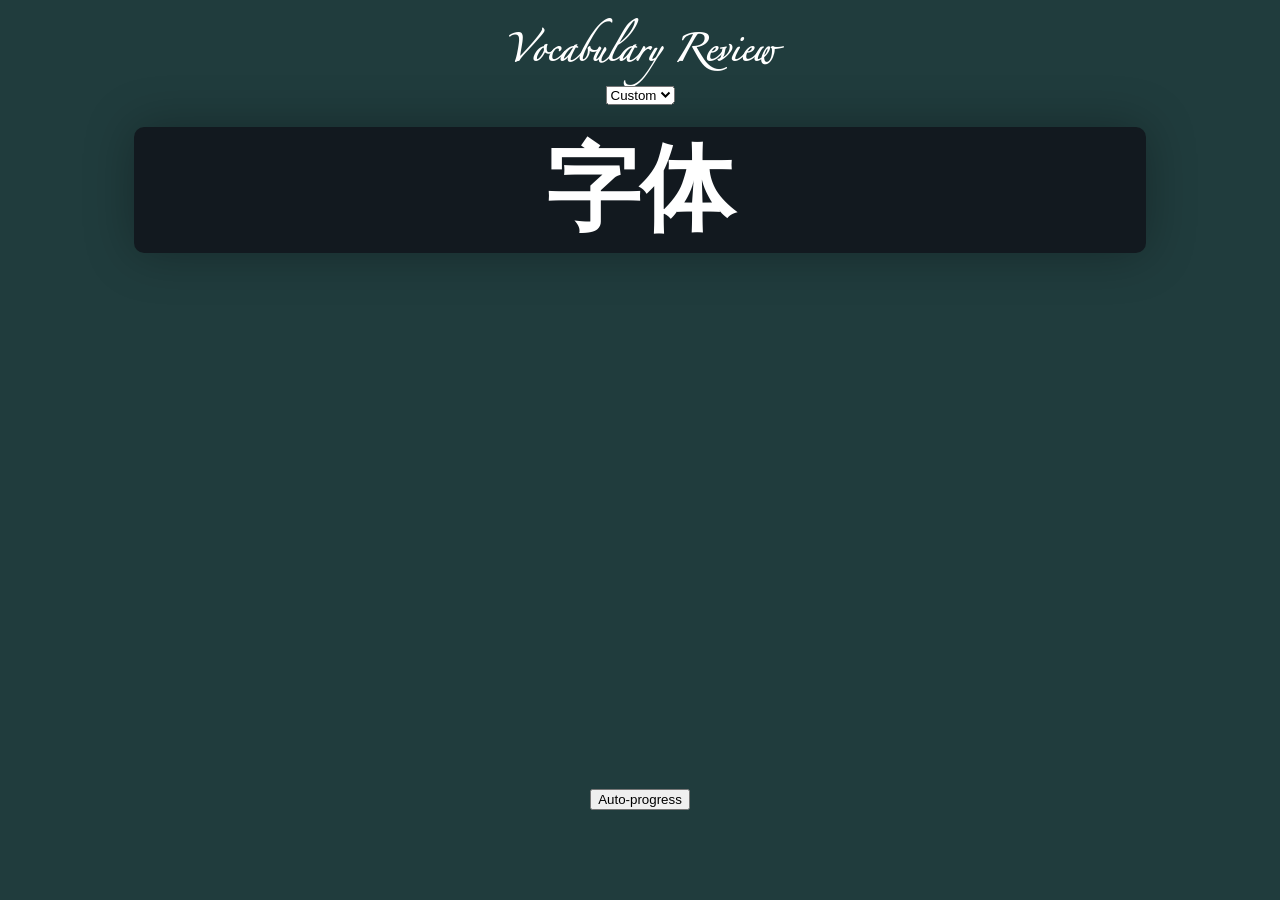
<file: index.html>
<!DOCTYPE html>
<html lang="en">
    <head>
        <meta charset="UTF-8">
        <meta http-equiv="X-UA-Compatible" content="IE=edge">
        <meta name="viewport" content="width=device-width, initial-scale=1.0">
        <title>Vocabulary Review</title>
        <link rel="icon" href="/icons/CheckIcon.png">
        <link href="style.css" rel="stylesheet" type="text/css">
    </head>

    <body onload="getRandomWord()">
        <h1 class="Title">Vocabulary Review</h1>
 
        <div class="dropdown">
            <select name="vocab" onChange="getVocab()">
                <option value="Custom" selected>Custom</option>
                <option value="HSK1">HSK1</option>
                <option value="HSK2">HSK2</option>
                <option value="HSK3">HSK3</option>
                <option value="HSK4">HSK4</option>
                <option value="HSK5">HSK5</option>
                <option value="HSK6">HSK6</option>
                <option value="HSK789">HSK7-9</option>
            </select>
        </div>

        <div>
            <h3 class="term">Term</h3>
        </div>

        <div>
            <h3 class="pinyin">Pinyin</h3>
        </div>

        <div>
            <h3 class="english">Definition</h3>
        </div>

<div class="pinyinButton">
    <button class="pinyinbutton"></button>
</div>

<div class="definitionButton">
    <button class="definitionButton"></button>
</div>

<div class="nextButton">
    <button class="nextButton"></button>
</div>

<div class="autoProgressContainer">
    <button class="autoProgressButton">Auto-progress</button>
    <input type="range" min="500" max="3000" value="1500" class="slider" id="progressSpeed" style="display: none;">
</div>

<script src="app.js"></script>


</body>
</html>
</file>
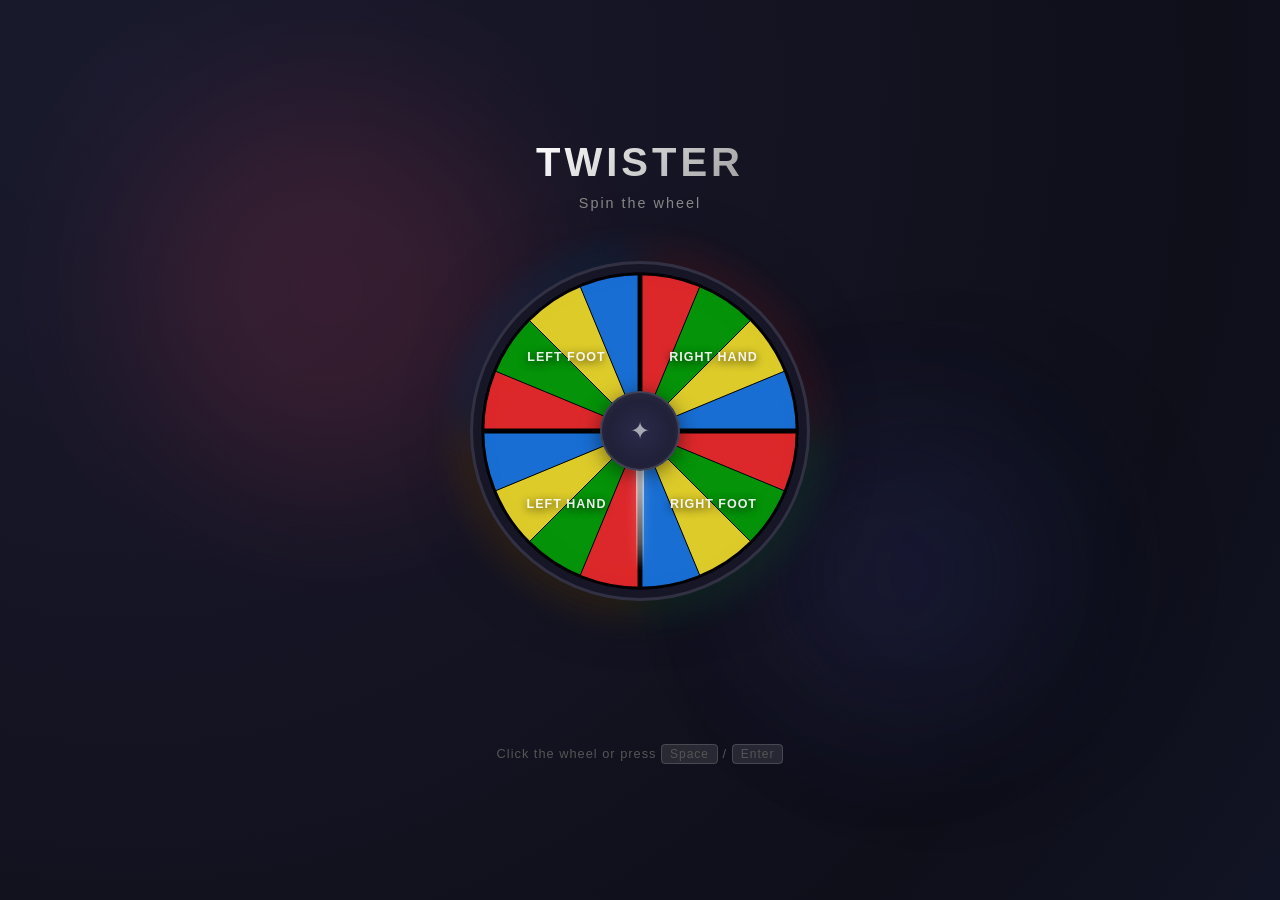
<file: twister/index.html>
<!DOCTYPE html>
<html lang="en">
<head>
    <meta charset="UTF-8">
    <meta name="viewport" content="width=device-width, initial-scale=1.0">
    <title>Twister Spinner</title>
    <style>
        * {
            margin: 0;
            padding: 0;
            box-sizing: border-box;
        }

        body {
            display: flex;
            flex-direction: column;
            justify-content: center;
            align-items: center;
            min-height: 100vh;
            font-family: 'Segoe UI', Tahoma, Geneva, Verdana, sans-serif;
            background: #0f0f1a;
            overflow: hidden;
            color: white;
        }

        .bg-gradient {
            position: fixed;
            top: -50%;
            left: -50%;
            width: 200%;
            height: 200%;
            background: radial-gradient(circle at 30% 30%, #1a1a2e 0%, #0f0f1a 50%, #16213e 100%);
            z-index: -2;
            animation: bgShift 20s ease-in-out infinite alternate;
        }

        @keyframes bgShift {
            0% { transform: translate(0, 0) scale(1); }
            100% { transform: translate(-5%, -5%) scale(1.1); }
        }

        .orb {
            position: fixed;
            border-radius: 50%;
            filter: blur(80px);
            opacity: 0.15;
            z-index: -1;
            animation: orbFloat 15s ease-in-out infinite;
        }

        .orb-1 {
            width: 400px;
            height: 400px;
            background: #e94560;
            top: 10%;
            left: 10%;
            animation-delay: 0s;
        }

        .orb-2 {
            width: 300px;
            height: 300px;
            background: #0f3460;
            bottom: 20%;
            right: 15%;
            animation-delay: -5s;
        }

        .orb-3 {
            width: 250px;
            height: 250px;
            background: #533483;
            top: 50%;
            left: 60%;
            animation-delay: -10s;
        }

        @keyframes orbFloat {
            0%, 100% { transform: translate(0, 0); }
            33% { transform: translate(30px, -30px); }
            66% { transform: translate(-20px, 20px); }
        }

        .title {
            font-size: 2.5rem;
            font-weight: 800;
            letter-spacing: 4px;
            text-transform: uppercase;
            margin-bottom: 10px;
            background: linear-gradient(135deg, #fff 0%, #a0a0a0 100%);
            -webkit-background-clip: text;
            -webkit-text-fill-color: transparent;
            background-clip: text;
        }

        .subtitle {
            font-size: 0.9rem;
            color: #888;
            margin-bottom: 30px;
            letter-spacing: 2px;
        }

        .wheel-container {
            position: relative;
            width: 340px;
            height: 340px;
            margin: 20px 0;
        }

        .wheel-glow {
            position: absolute;
            top: -10px;
            left: -10px;
            right: -10px;
            bottom: -10px;
            border-radius: 50%;
            background: conic-gradient(
                from 0deg,
                rgba(255, 71, 87, 0.3) 0deg 90deg,
                rgba(46, 213, 115, 0.3) 90deg 180deg,
                rgba(255, 165, 2, 0.3) 180deg 270deg,
                rgba(30, 144, 255, 0.3) 270deg 360deg
            );
            filter: blur(20px);
            opacity: 0.6;
            animation: glowPulse 3s ease-in-out infinite;
        }

        @keyframes glowPulse {
            0%, 100% { opacity: 0.4; transform: scale(1); }
            50% { opacity: 0.7; transform: scale(1.02); }
        }

        .board {
            position: relative;
            width: 100%;
            height: 100%;
            border-radius: 50%;
            background: #1a1a2e;
            border: 3px solid rgba(255, 255, 255, 0.1);
            box-shadow: 
                0 0 60px rgba(0, 0, 0, 0.5),
                inset 0 0 60px rgba(0, 0, 0, 0.3);
            cursor: pointer;
            transition: transform 0.3s ease, box-shadow 0.3s ease;
            overflow: hidden;
        }

        .board:hover {
            transform: scale(1.02);
            box-shadow: 
                0 0 80px rgba(0, 0, 0, 0.6),
                inset 0 0 60px rgba(0, 0, 0, 0.3),
                0 0 30px rgba(255, 255, 255, 0.05);
        }

        .board:active {
            transform: scale(0.98);
        }

        .quadrant-label {
            position: absolute;
            font-size: 12.5px;
            font-weight: 600;
            letter-spacing: 1px;
            text-transform: uppercase;
            color: rgba(255, 255, 255, 0.9);
            text-shadow: 0 2px 8px rgba(0, 0, 0, 0.8);
            pointer-events: none;
            z-index: 10;
        }

        #left-foot-label { top: 28%; left: 28%; transform: translate(-50%, -50%); }
        #right-hand-label { top: 28%; left: 72%; transform: translate(-50%, -50%); }
        #right-foot-label { top: 72%; left: 72%; transform: translate(-50%, -50%); }
        #left-hand-label { top: 72%; left: 28%; transform: translate(-50%, -50%); }

        .hub {
            position: absolute;
            top: 50%;
            left: 50%;
            width: 80px;
            height: 80px;
            transform: translate(-50%, -50%);
            background: radial-gradient(circle, #2a2a4a 0%, #1a1a2e 100%);
            border-radius: 50%;
            border: 2px solid rgba(255, 255, 255, 0.15);
            box-shadow: 
                0 4px 20px rgba(0, 0, 0, 0.5),
                inset 0 2px 10px rgba(255, 255, 255, 0.05);
            z-index: 20;
            display: flex;
            align-items: center;
            justify-content: center;
        }

        .hub-icon {
            font-size: 24px;
            opacity: 0.6;
        }

        .spinner {
            position: absolute;
            top: 50%;
            left: 50%;
            width: 8px;
            height: 42%;
            background: linear-gradient(to bottom, 
                rgba(255, 255, 255, 0.95) 0%, 
                rgba(255, 255, 255, 0.3) 80%,
                transparent 100%);
            transform-origin: top center;
            transform: translate(-50%, 0) rotate(0deg);
            z-index: 15;
            border-radius: 2px;
            filter: drop-shadow(0 0 6px rgba(255, 255, 255, 0.4));
        }

        .spinner::after {
            content: '';
            position: absolute;
            top: -8px;
            left: 50%;
            width: 16px;
            height: 16px;
            background: #fff;
            border-radius: 50%;
            transform: translate(-50%, 0);
            box-shadow: 
                0 0 15px rgba(255, 255, 255, 0.6),
                0 0 30px rgba(255, 255, 255, 0.3);
        }

        .result-container {
            margin-top: 30px;
            text-align: center;
            min-height: 80px;
        }

        .result-label {
            font-size: 0.75rem;
            text-transform: uppercase;
            letter-spacing: 3px;
            color: #666;
            margin-bottom: 8px;
        }

        .result {
            font-size: 2rem;
            font-weight: 800;
            letter-spacing: 1px;
            min-height: 2.5rem;
            transition: all 0.3s ease;
        }

        .result.animate {
            animation: popIn 0.6s cubic-bezier(0.34, 1.56, 0.64, 1);
        }

        .result-color-red { color: #FF2B2B; text-shadow: 0 0 20px rgba(255, 71, 87, 0.4); }
        .result-color-green { color: #00A803; text-shadow: 0 0 20px rgba(46, 213, 115, 0.4); }
        .result-color-yellow { color: #FFEA2A; text-shadow: 0 0 20px rgba(255, 165, 2, 0.4); }
        .result-color-blue { color: #187DF0; text-shadow: 0 0 20px rgba(30, 144, 255, 0.4); }

        @keyframes popIn {
            0% { transform: scale(0.5) translateY(10px); opacity: 0; }
            60% { transform: scale(1.1) translateY(-5px); opacity: 1; }
            100% { transform: scale(1) translateY(0); opacity: 1; }
        }

        .hint {
            margin-top: 15px;
            font-size: 0.8rem;
            color: #555;
            letter-spacing: 1px;
        }

        .hint kbd {
            background: rgba(255, 255, 255, 0.1);
            padding: 2px 8px;
            border-radius: 4px;
            border: 1px solid rgba(255, 255, 255, 0.15);
            font-family: inherit;
            font-size: 0.75rem;
        }

        .confetti {
            position: fixed;
            width: 8px;
            height: 8px;
            pointer-events: none;
            z-index: 1000;
        }

        @keyframes fall {
            0% { transform: translateY(-10vh) rotate(0deg); opacity: 1; }
            100% { transform: translateY(110vh) rotate(720deg); opacity: 0; }
        }

        @media (max-width: 480px) {
            .wheel-container {
                width: 280px;
                height: 280px;
            }
            .title {
                font-size: 1.8rem;
            }
            .result {
                font-size: 1.5rem;
            }
        }
    </style>
</head>
<body>
    <div class="bg-gradient"></div>
    <div class="orb orb-1"></div>
    <div class="orb orb-2"></div>
    <div class="orb orb-3"></div>

    <div class="title">Twister</div>
    <div class="subtitle">Spin the wheel</div>

    <div class="wheel-container">
        <div class="wheel-glow"></div>
        <div class="board" id="board">
            <svg viewBox="0 0 340 340" style="position:absolute; width:100%; height:100%; z-index: 5;">
                <defs>
                    <filter id="glow">
                        <feGaussianBlur stdDeviation="2" result="coloredBlur"/>
                        <feMerge>
                            <feMergeNode in="coloredBlur"/>
                            <feMergeNode in="SourceGraphic"/>
                        </feMerge>
                    </filter>
                </defs>
                
                <!-- 16 alternating segments: Red, Green, Yellow, Blue repeating -->
                <!-- Quadrant mapping: 0-90 = Right Hand (top-right), 90-180 = Right Foot (bottom-right), 180-270 = Left Hand (bottom-left), 270-360 = Left Foot (top-left) -->
                <path d="M 170,170 L 170.0,10.0 A 160,160 0 0,1 231.2,22.2 Z" fill="#FF2B2B" opacity="0.85"/>
                <path d="M 170,170 L 231.2,22.2 A 160,160 0 0,1 283.1,56.9 Z" fill="#00A803" opacity="0.85"/>
                <path d="M 170,170 L 283.1,56.9 A 160,160 0 0,1 317.8,108.8 Z" fill="#FFEA2A" opacity="0.85"/>
                <path d="M 170,170 L 317.8,108.8 A 160,160 0 0,1 330.0,170.0 Z" fill="#187DF0" opacity="0.85"/>
                <path d="M 170,170 L 330.0,170.0 A 160,160 0 0,1 317.8,231.2 Z" fill="#FF2B2B" opacity="0.85"/>
                <path d="M 170,170 L 317.8,231.2 A 160,160 0 0,1 283.1,283.1 Z" fill="#00A803" opacity="0.85"/>
                <path d="M 170,170 L 283.1,283.1 A 160,160 0 0,1 231.2,317.8 Z" fill="#FFEA2A" opacity="0.85"/>
                <path d="M 170,170 L 231.2,317.8 A 160,160 0 0,1 170.0,330.0 Z" fill="#187DF0" opacity="0.85"/>
                <path d="M 170,170 L 170.0,330.0 A 160,160 0 0,1 108.8,317.8 Z" fill="#FF2B2B" opacity="0.85"/>
                <path d="M 170,170 L 108.8,317.8 A 160,160 0 0,1 56.9,283.1 Z" fill="#00A803" opacity="0.85"/>
                <path d="M 170,170 L 56.9,283.1 A 160,160 0 0,1 22.2,231.2 Z" fill="#FFEA2A" opacity="0.85"/>
                <path d="M 170,170 L 22.2,231.2 A 160,160 0 0,1 10.0,170.0 Z" fill="#187DF0" opacity="0.85"/>
                <path d="M 170,170 L 10.0,170.0 A 160,160 0 0,1 22.2,108.8 Z" fill="#FF2B2B" opacity="0.85"/>
                <path d="M 170,170 L 22.2,108.8 A 160,160 0 0,1 56.9,56.9 Z" fill="#00A803" opacity="0.85"/>
                <path d="M 170,170 L 56.9,56.9 A 160,160 0 0,1 108.8,22.2 Z" fill="#FFEA2A" opacity="0.85"/>
                <path d="M 170,170 L 108.8,22.2 A 160,160 0 0,1 170.0,10.0 Z" fill="#187DF0" opacity="0.85"/>
                
                <!-- 16 black divider lines -->
                <line x1="170" y1="170" x2="231.2" y2="22.2" stroke="#000" stroke-width="1"/>
                <line x1="170" y1="170" x2="283.1" y2="56.9" stroke="#000" stroke-width="1"/>
                <line x1="170" y1="170" x2="317.8" y2="108.8" stroke="#000" stroke-width="1"/>
                <line x1="170" y1="170" x2="330.0" y2="170.0" stroke="#000" stroke-width="5"/>
                <line x1="170" y1="170" x2="317.8" y2="231.2" stroke="#000" stroke-width="1"/>
                <line x1="170" y1="170" x2="283.1" y2="283.1" stroke="#000" stroke-width="1"/>
                <line x1="170" y1="170" x2="231.2" y2="317.8" stroke="#000" stroke-width="1"/>
                <line x1="170" y1="170" x2="170.0" y2="330.0" stroke="#000" stroke-width="5"/>
                <line x1="170" y1="170" x2="108.8" y2="317.8" stroke="#000" stroke-width="1"/>
                <line x1="170" y1="170" x2="56.9" y2="283.1" stroke="#000" stroke-width="1"/>
                <line x1="170" y1="170" x2="22.2" y2="231.2" stroke="#000" stroke-width="1"/>
                <line x1="170" y1="170" x2="10.0" y2="170.0" stroke="#000" stroke-width="5"/>
                <line x1="170" y1="170" x2="22.2" y2="108.8" stroke="#000" stroke-width="1"/>
                <line x1="170" y1="170" x2="56.9" y2="56.9" stroke="#000" stroke-width="1"/>
                <line x1="170" y1="170" x2="108.8" y2="22.2" stroke="#000" stroke-width="1"/>
                <line x1="170" y1="170" x2="170.0" y2="10.0" stroke="#000" stroke-width="5"/>
                
                <!-- Outer ring stroke -->
                <circle cx="170" cy="170" r="160" fill="none" stroke="#000" stroke-width="3"/>
            </svg>

            <div class="quadrant-label" id="left-foot-label">Left Foot</div>
            <div class="quadrant-label" id="right-hand-label">Right Hand</div>
            <div class="quadrant-label" id="right-foot-label">Right Foot</div>
            <div class="quadrant-label" id="left-hand-label">Left Hand</div>

            <div class="hub">
                <div class="hub-icon">&#10022;</div>
            </div>
            <div class="spinner" id="spinner"></div>
        </div>
    </div>

    <div class="result-container">
        <div class="result-label"></div>
        <div class="result" id="result"></div>
    </div>

    <div class="hint">Click the wheel or press <kbd>Space</kbd> / <kbd>Enter</kbd></div>

    <script>
        const spinner = document.getElementById('spinner');
        const resultText = document.getElementById('result');
        const board = document.getElementById('board');
        let isSpinning = false;
        let lastAngle = 0;

        const SOUND_DELAYS = {
            reverseCymbal: 0,    // Delay before reverse cymbal starts (ms)
            spinner: 0           // Delay before spinner sound starts (ms)
        }

        const reverseCymbal = new Audio('reverse cymbal 2.mp3');
        const spinnerSound = new Audio('spinner.mp3');

        const positions = [
            // Right Foot quadrant (270-360): angles 281.25, 303.75, 326.25, 348.75
            { angle: 281.25, limb: "Right Foot", color: "Red", colorClass: "result-color-red" },
            { angle: 303.75, limb: "Right Foot", color: "Green", colorClass: "result-color-green" },
            { angle: 326.25, limb: "Right Foot", color: "Yellow", colorClass: "result-color-yellow" },
            { angle: 348.75, limb: "Right Foot", color: "Blue", colorClass: "result-color-blue" },
            // Left Hand quadrant (0-90): angles 11.25, 33.75, 56.25, 78.75
            { angle: 11.25, limb: "Left Hand", color: "Red", colorClass: "result-color-red" },
            { angle: 33.75, limb: "Left Hand", color: "Green", colorClass: "result-color-green" },
            { angle: 56.25, limb: "Left Hand", color: "Yellow", colorClass: "result-color-yellow" },
            { angle: 78.75, limb: "Left Hand", color: "Blue", colorClass: "result-color-blue" },
            // Left Foot quadrant (90-180): angles 101.25, 123.75, 146.25, 168.75
            { angle: 101.25, limb: "Left Foot", color: "Red", colorClass: "result-color-red" },
            { angle: 123.75, limb: "Left Foot", color: "Green", colorClass: "result-color-green" },
            { angle: 146.25, limb: "Left Foot", color: "Yellow", colorClass: "result-color-yellow" },
            { angle: 168.75, limb: "Left Foot", color: "Blue", colorClass: "result-color-blue" },
            // Right Hand quadrant (180-270): angles 191.25, 213.75, 236.25, 258.75
            { angle: 191.25, limb: "Right Hand", color: "Red", colorClass: "result-color-red" },
            { angle: 213.75, limb: "Right Hand", color: "Green", colorClass: "result-color-green" },
            { angle: 236.25, limb: "Right Hand", color: "Yellow", colorClass: "result-color-yellow" },
            { angle: 258.75, limb: "Right Hand", color: "Blue", colorClass: "result-color-blue" }
        ];

        function getPositionFromAngle(angle) {
            angle = ((angle % 360) + 360) % 360;
            let closest = positions[0];
            let minDiff = Math.abs(angle - positions[0].angle);
            for (const p of positions) {
                const diff = Math.abs(angle - p.angle);
                if (diff < minDiff) {
                    minDiff = diff;
                    closest = p;
                }
            }
            return closest;
        }

        function clearResult() {
            resultText.className = "result";
            resultText.textContent = "";
            resultText.style.opacity = "0";
        }

        function createConfetti() {
            const colors = ['#FF2B2B', '#00A803', '#FFEA2A', '#187DF0', '#ff6b9d', '#c44569'];
            for (let i = 0; i < 60; i++) {
                const confetti = document.createElement('div');
                confetti.className = 'confetti';
                confetti.style.backgroundColor = colors[Math.floor(Math.random() * colors.length)];
                confetti.style.left = (window.innerWidth / 2 + (Math.random() - 0.5) * 300) + 'px';
                confetti.style.top = '-10px';
                confetti.style.width = (Math.random() * 6 + 4) + 'px';
                confetti.style.height = (Math.random() * 6 + 4) + 'px';
                confetti.style.borderRadius = Math.random() > 0.5 ? '50%' : '2px';
                confetti.style.animation = `fall ${Math.random() * 2 + 2.5}s cubic-bezier(0.25, 0.46, 0.45, 0.94) forwards`;
                confetti.style.animationDelay = (Math.random() * 0.5) + 's';
                document.body.appendChild(confetti);
                setTimeout(() => confetti.remove(), 4000);
            }
        }

function spinSpinner() {
    if (isSpinning) return;
    isSpinning = true;

    // Clear previous result immediately when spin starts
    clearResult();

    // Play sound effects with configurable delays
    setTimeout(() => {
        reverseCymbal.currentTime = 0;
        reverseCymbal.play().catch(e => console.log('Audio play failed:', e));
    }, SOUND_DELAYS.reverseCymbal);

    setTimeout(() => {
        spinnerSound.currentTime = 0;
        spinnerSound.play().catch(e => console.log('Audio play failed:', e));
    }, SOUND_DELAYS.spinner);

    const target = positions[Math.floor(Math.random() * positions.length)];
    const targetAngle = target.angle;
    const currentNormalized = ((lastAngle % 360) + 360) % 360;
    
    let delta = targetAngle - currentNormalized;
    if (delta <= 0) delta += 360;
    
    const fullSpins = 5 + Math.floor(Math.random() * 3);
    const totalAngle = lastAngle + delta + (360 * fullSpins);

    spinner.style.transition = 'none';
    spinner.style.transform = `translate(-50%, 0) rotate(${lastAngle}deg)`;
    spinner.offsetHeight;

    spinner.style.transition = 'transform 2.5s cubic-bezier(0.15, 0, 0.1, 1)';
    spinner.style.transform = `translate(-50%, 0) rotate(${totalAngle}deg)`;
    lastAngle = totalAngle;

    setTimeout(() => {
        resultText.textContent = `${target.limb} on ${target.color}`;
        resultText.className = `result ${target.colorClass} animate`;
        resultText.style.opacity = "1";
        createConfetti();
        isSpinning = false;
    }, 2500);
}

        board.addEventListener('click', spinSpinner);
        document.addEventListener('keydown', (e) => {
            if ((e.code === 'Space' || e.code === 'Enter') && !e.repeat) {
                e.preventDefault();
                spinSpinner();
            }
            if (e.code === 'Escape') {
                clearResult();
            }
        });
    </script>
</body>
</html>
</file>
<file: style.css>
@font-face {
    font-family: 'Zapfino';
    src: url('fonts/Zapfino.ttf') format('truetype');
  }

body{
    background-color:rgb(32, 60, 61);
}

.Title{
    font-family: 'Zapfino', sans-serif;
    color: white;
    font-size: 150%;
    text-align:center;  
    text-decoration: none
}

.dropdown-container {
    position: fixed;
    top:10px;
    z-index: 1;
  }
  
  .dropdown {
    position: fixed;
    top: 95px;
    left: 50%;
    transform: translate(-50%, -50%);
    z-index: 999;
    text-align: center;
  }

.term{   
    background-color: rgba(16, 20, 26, 0.844);
    border-radius: 10px;
    margin:auto;
    margin-top:-0.8em;
    text-align:center;
    width:80%;
    font-family: 'Andika', sans-serif;
    font-size: 500%;
    color: white;
    box-shadow: 0 0 50px rgba(0, 0, 0, 0.3);
    z-index: -1;
}

.pinyin{   
    border-radius: 10px;
    text-align:center;
    font-size: 200%;
    margin-top:-2.5em;
    width:100%;
    font-family: 'Arial', sans-serif;
    color:white;
    z-index: -1;
}

.english{   
    border: solid 0px white;
    text-align:center;
    font-size: 100%;
    margin-top:-1.75em;
    margin-bottom: 0%;
    width:90%;
    transform: translateX(5.5%);    
    font-family: 'Andika', sans-serif;
    color:white;
    z-index: -1;
}

.button-container {
    position: fixed;
    text-align:center;
    margin-top:-28em;
    width: 100%;
    z-index: 0;
    bottom:0px
  }
  
  .pinyinbutton {
    position: fixed;
    top:0px;
    height: 100vh;
    width: 100vw;
    color: rgba(255, 255, 255, 0.485);
    background-color: transparent;
    border: none;
    z-index: 1;
    transform: translateX(-1.5%);
  }

  .definitionButton,
  .nextButton {
    position: fixed;
    top:-270px;
    height: 1500px;
    width: 100vw;
    color: rgba(255, 255, 255, 0.485);
    background-color: transparent;
    border: none;
    z-index: 1;
    transform: translateX(-1.5%);
  }

.autoProgressContainer {
    text-align: center;
    position: absolute;
    width: 80%;
    bottom: 10%;
    left: 50%;
    transform: translateX(-50%);
    z-index: 1;
}

.autoProgressButton {
    margin-bottom: 0.5em;
    display: block;
    margin: 0 auto;
    z-index: 1;
}

.slider {
    width: 80%;
    margin: auto;
    direction: rtl;
    position: relative;
    display: block;
}

.slider::-webkit-slider-runnable-track {
    background-color: rgb(255, 255, 255);
    height: 4px;
    width: 80%;
    position: absolute;
    top: 18px;
    left: 10%;
    transform: translateY(-50%);
}

.slider::-webkit-slider-thumb {
    position: relative;
    z-index: 1;
    top: -5px;
}
</file>
